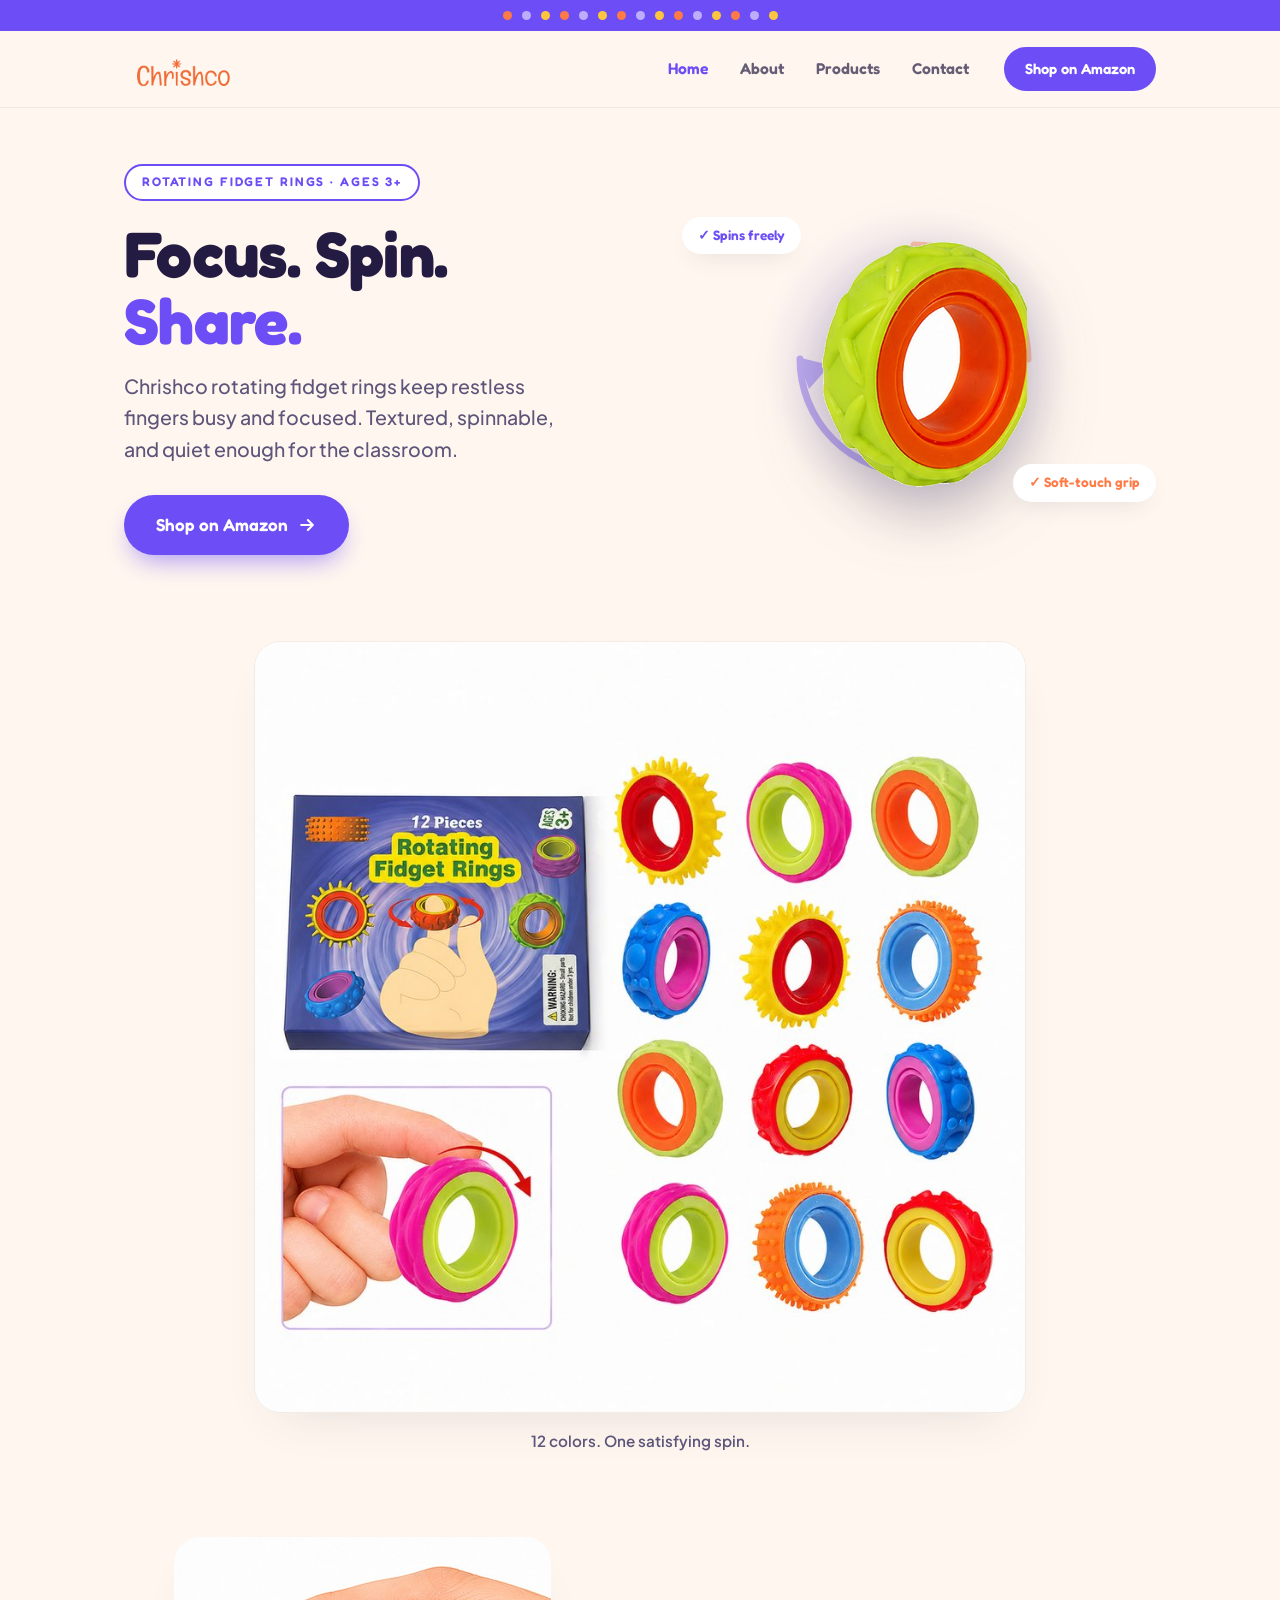
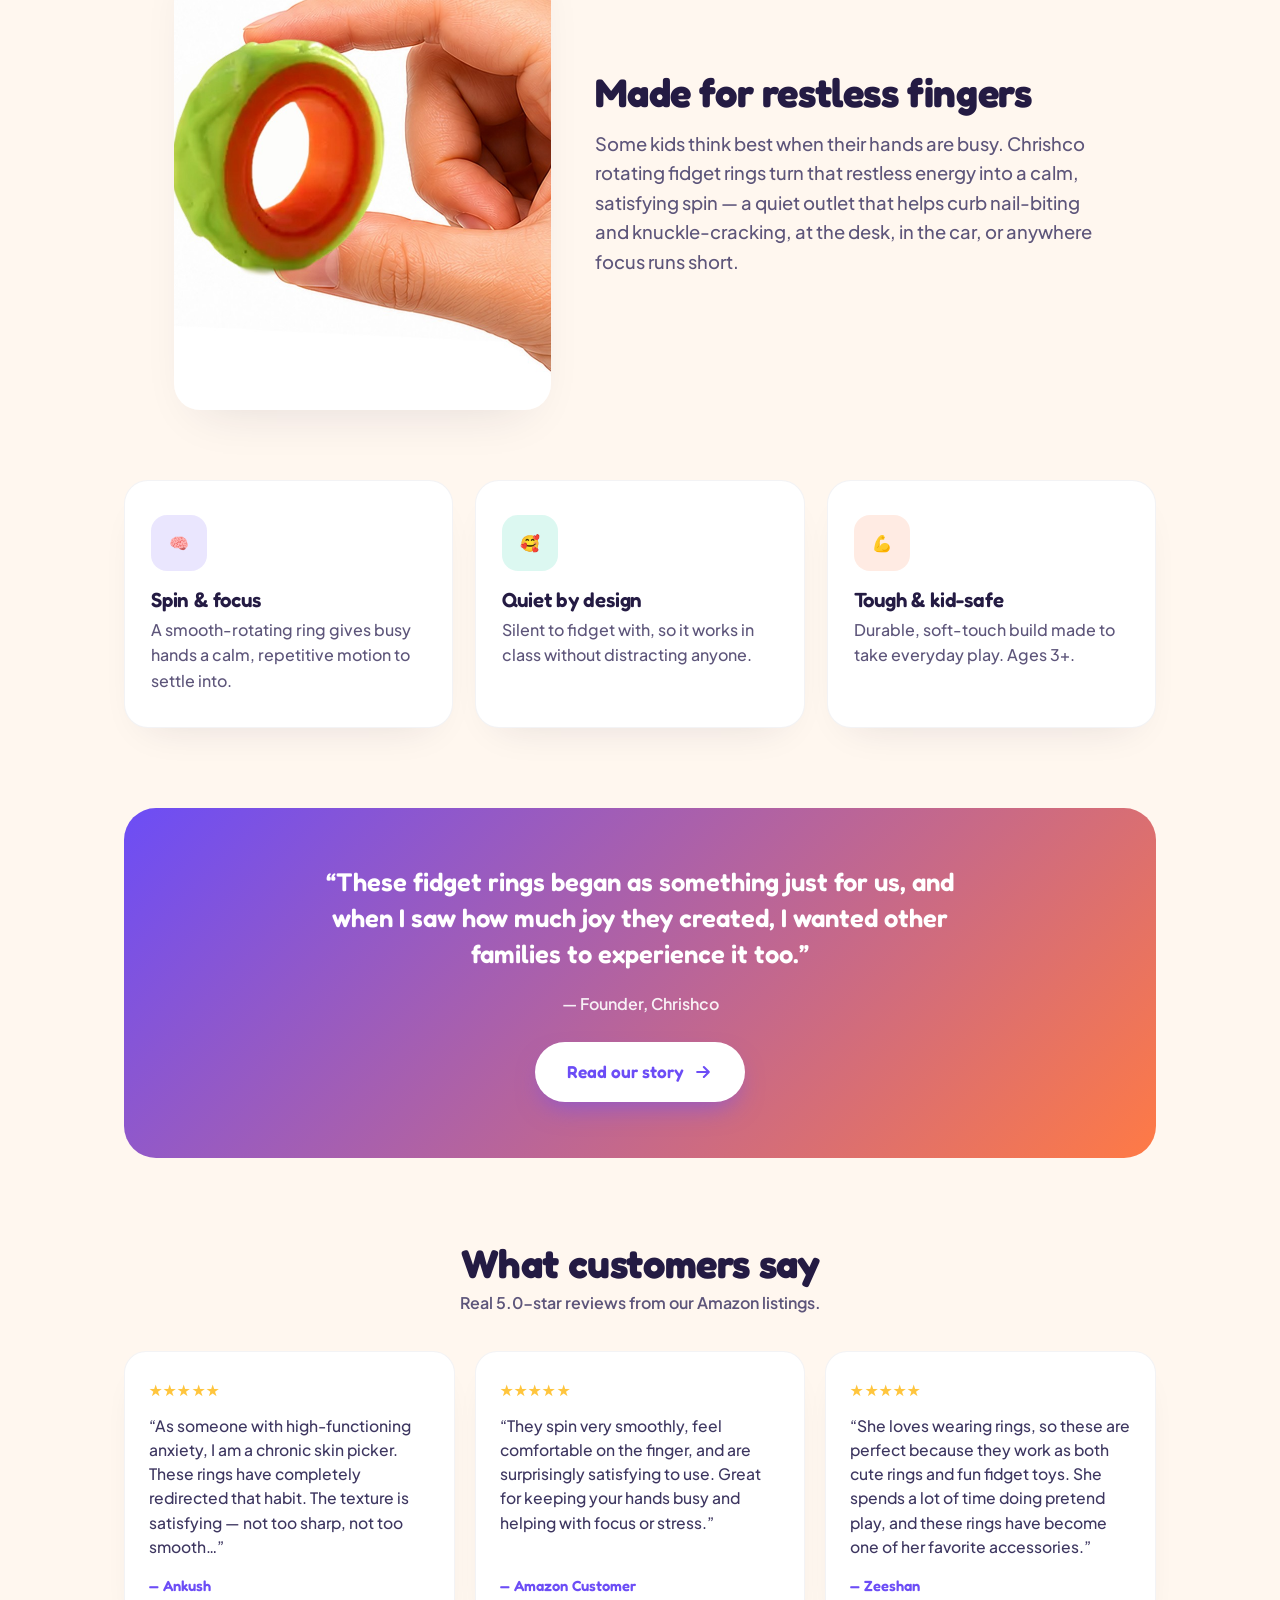
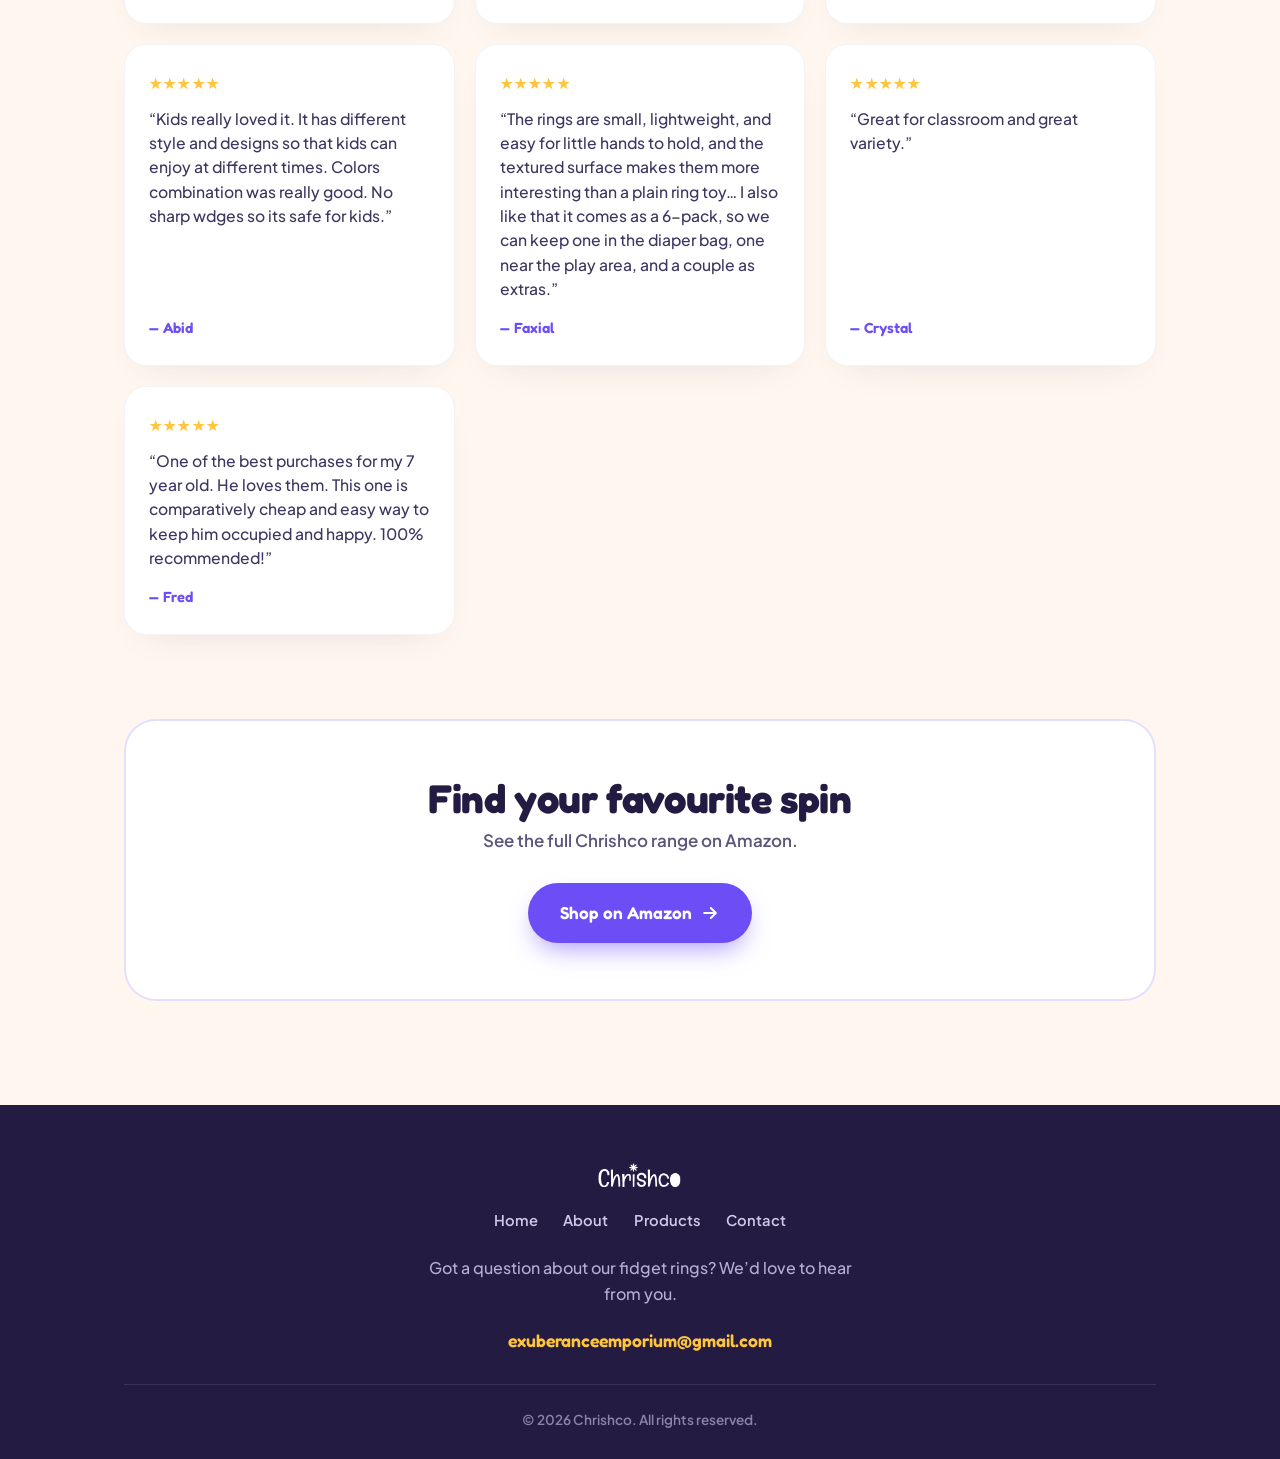
<file: index.html>
<!DOCTYPE html>
<html lang="en">
<head>
<meta charset="UTF-8">
<meta name="viewport" content="width=device-width, initial-scale=1.0">
<title>Chrishco — Focus. Spin. Share.</title>
<meta name="description" content="Chrishco rotating fidget rings — textured, spinnable sensory rings that help kids focus. Ages 3+. Shop on Amazon.">
<link rel="preconnect" href="https://fonts.googleapis.com">
<link rel="preconnect" href="https://fonts.gstatic.com" crossorigin>
<link href="https://fonts.googleapis.com/css2?family=Fredoka:wght@500;600;700&family=Plus+Jakarta+Sans:wght@400;500;600;700;800&display=swap" rel="stylesheet">
<link rel="stylesheet" href="styles.css">
<style>
  .hero{position:relative;padding:56px 0 76px;overflow:hidden}
  .hero .wrap{display:grid;grid-template-columns:1.02fr .98fr;gap:44px;align-items:center}
  h1{font-size:clamp(2.5rem,6vw,4rem);font-weight:700;margin-bottom:1.05rem}
  h1 em{font-style:normal;color:var(--grape)}
  .hero p.sub{font-size:clamp(1.05rem,2.4vw,1.22rem);max-width:460px;margin-bottom:1.9rem;color:var(--muted);font-weight:500}
  .trust{margin-top:1.1rem;font-size:.9rem;color:var(--muted);font-weight:600;display:flex;align-items:center;gap:.5rem}
  .trust .s{color:var(--sun);letter-spacing:.08em}
  .heroimg{position:relative;display:flex;justify-content:center;align-items:center;min-height:340px}
  .heroimg .glow{position:absolute;width:340px;height:340px;border-radius:50%;background:radial-gradient(circle,rgba(108,77,246,.2),transparent 64%)}
  .heroimg .arrow{position:absolute;width:300px;height:300px;animation:spin 34s linear infinite reverse;opacity:.4}
  .heroimg .ringimg{width:280px;height:280px;object-fit:contain;position:relative;z-index:2;animation:spin 2.1s linear infinite;filter:drop-shadow(0 24px 32px rgba(36,27,67,.32))}
  @keyframes spin{to{transform:rotate(360deg)}}
  .pill{position:absolute;z-index:3;background:#fff;border-radius:100px;padding:.5rem 1rem;font-family:'Fredoka',sans-serif;font-weight:600;font-size:.85rem;box-shadow:0 10px 24px -10px var(--shadow);display:flex;align-items:center;gap:.4rem}
  .pill.p1{top:8%;left:2%;color:var(--grape)} .pill.p2{bottom:8%;right:0;color:var(--tang)}
  @media(prefers-reduced-motion:reduce){.ringimg,.arrow{animation:none!important}}

  .showcase{padding:10px 0 20px;text-align:center}
  .showcase .wrap{max-width:820px}
  .showcase img{width:100%;border-radius:26px;box-shadow:0 22px 50px -26px var(--shadow);border:1px solid rgba(36,27,67,.05)}
  .showcase .cap{margin-top:1rem;color:var(--muted);font-weight:600;font-size:.95rem}

  .about{padding:64px 0 56px}
  .about .wrap{max-width:980px;display:grid;grid-template-columns:.85fr 1.15fr;gap:44px;align-items:center;text-align:left}
  .about img{border-radius:26px;box-shadow:0 22px 50px -26px var(--shadow)}
  .about p{font-size:1.15rem;color:var(--muted);font-weight:500}
  .about h2{text-align:left}

  .features{padding:14px 0 80px}
  .grid3{display:grid;grid-template-columns:repeat(3,1fr);gap:22px}
  .card{background:#fff;border-radius:24px;padding:34px 26px;box-shadow:0 18px 40px -24px var(--shadow);border:1px solid rgba(36,27,67,.05);transition:transform .2s}
  .card:hover{transform:translateY(-6px)}
  .icn{width:56px;height:56px;border-radius:16px;display:flex;align-items:center;justify-content:center;margin-bottom:1.1rem}
  .card:nth-child(1) .icn{background:rgba(108,77,246,.14)} .card:nth-child(2) .icn{background:rgba(37,208,168,.16)} .card:nth-child(3) .icn{background:rgba(255,122,69,.15)}
  .card h3{font-size:1.28rem;font-weight:600;margin-bottom:.4rem} .card p{color:var(--muted);font-weight:500;font-size:1rem}

  .quote-band{padding:0 0 84px}
  .quote-band .panel{background:linear-gradient(135deg,var(--grape),var(--tang));border-radius:32px;padding:56px 40px;color:#fff;text-align:center}
  .quote-band blockquote{font-family:'Fredoka',sans-serif;font-size:clamp(1.2rem,2.6vw,1.6rem);font-weight:600;max-width:680px;margin:0 auto 1.2rem;line-height:1.4}
  .quote-band cite{font-style:normal;font-weight:600;opacity:.9;display:block;margin-bottom:1.6rem}

  .reviews{padding:0 0 84px}
  .reviews h2{text-align:center;margin-bottom:.4rem}
  .reviews .sub{text-align:center;color:var(--muted);font-weight:600;margin-bottom:2.2rem}
  .rgrid{display:grid;grid-template-columns:repeat(3,1fr);gap:20px}
  .rcard{background:#fff;border-radius:22px;padding:26px 24px;box-shadow:0 16px 36px -22px var(--shadow);border:1px solid rgba(36,27,67,.05);display:flex;flex-direction:column}
  .rcard .stars{color:var(--sun);font-size:.95rem;letter-spacing:.08em;margin-bottom:.7rem}
  .rcard p{color:#3d3660;font-weight:500;font-size:.98rem;line-height:1.55;margin-bottom:.9rem;flex:1}
  .rcard cite{font-style:normal;font-family:'Fredoka',sans-serif;font-weight:600;color:var(--grape);font-size:.92rem}
  @media(max-width:820px){.rgrid{grid-template-columns:1fr}}

  .final{padding:0 0 84px}
  .final .panel{background:#fff;border:2px solid rgba(108,77,246,.18);border-radius:32px;padding:56px 32px;text-align:center}
  .final h2{margin-bottom:.5rem} .final p{font-weight:600;font-size:1.06rem;margin-bottom:1.8rem;color:var(--muted)}

  @media(max-width:820px){
    .hero .wrap{grid-template-columns:1fr;text-align:center}
    .hero p.sub{margin-left:auto;margin-right:auto} .trust{justify-content:center}
    .heroimg{order:-1;margin-bottom:.5rem}
    .about .wrap{grid-template-columns:1fr;text-align:center}
    .about h2{text-align:center}
    .grid3{grid-template-columns:1fr}
    .quote-band .panel,.final .panel{padding:44px 24px}
  }
</style>
</head>
<body>
<div class="bumps" aria-hidden="true"><i></i><i></i><i></i><i></i><i></i><i></i><i></i><i></i><i></i><i></i><i></i><i></i><i></i><i></i><i></i></div>
<nav><div class="wrap">
  <a href="index.html" class="logo-link"><img src="assets/logo.png" alt="Chrishco"></a>
  <div class="navwrap-inner">
    <div class="navlinks">
      <a href="index.html" class="active">Home</a>
      <a href="about.html">About</a>
      <a href="products.html">Products</a>
      <a href="contact.html">Contact</a>
    </div>
    <a href="https://www.amazon.ca/stores/LetsBeCreative/page/A0731310-EAF2-44C6-AA4D-D4A0A87AFE63" class="nav-cta" target="_blank" rel="noopener">Shop on Amazon</a>
  </div>
  <button class="navtoggle" id="navToggle" aria-label="Open menu"><svg viewBox="0 0 24 24" fill="none" stroke="currentColor" stroke-width="2.2" stroke-linecap="round"><path d="M4 7h16M4 12h16M4 17h16"/></svg></button>
</div></nav>
<div class="mobilemenu" id="mobileMenu">
  <a href="index.html" class="active">Home</a>
  <a href="about.html">About</a>
  <a href="products.html">Products</a>
  <a href="contact.html">Contact</a>
  <a href="https://www.amazon.ca/stores/LetsBeCreative/page/A0731310-EAF2-44C6-AA4D-D4A0A87AFE63" class="btn nav-cta" target="_blank" rel="noopener">Shop on Amazon</a>
</div>


<header class="hero"><div class="wrap">
  <div class="copy">
    <span class="eyebrow">Rotating Fidget Rings &middot; Ages 3+</span>
    <h1>Focus. Spin.<br><em>Share.</em></h1>
    <p class="sub">Chrishco rotating fidget rings keep restless fingers busy and focused. Textured, spinnable, and quiet enough for the classroom.</p>
    <a href="https://www.amazon.ca/stores/LetsBeCreative/page/A0731310-EAF2-44C6-AA4D-D4A0A87AFE63" class="btn" target="_blank" rel="noopener">Shop on Amazon
      <svg viewBox="0 0 24 24" fill="none" stroke="currentColor" stroke-width="2.5" stroke-linecap="round" stroke-linejoin="round"><path d="M5 12h14M13 6l6 6-6 6"/></svg></a>
  </div>
  <div class="heroimg">
    <div class="glow" aria-hidden="true"></div>
    <svg class="arrow" viewBox="0 0 300 300" aria-hidden="true" fill="none"><path d="M150 36 A114 114 0 0 1 264 150" stroke="#ff7a45" stroke-width="7" stroke-linecap="round"/><path d="M255 120 l12 32 l-33 -8 z" fill="#ff7a45"/><path d="M150 264 A114 114 0 0 1 36 150" stroke="#6c4df6" stroke-width="7" stroke-linecap="round"/><path d="M45 180 l-12 -32 l33 8 z" fill="#6c4df6"/></svg>
    <img class="ringimg" src="assets/hero_ring_spin.png" alt="Chrishco rotating fidget ring, spinning">
    <span class="pill p1">&#10003; Spins freely</span>
    <span class="pill p2">&#10003; Soft-touch grip</span>
  </div>
</div></header>

<section class="showcase"><div class="wrap">
  <img src="assets/product_grid.jpg" alt="The full range of Chrishco rotating fidget rings in twelve colors">
  <p class="cap">12 colors. One satisfying spin.</p>
</div></section>

<section class="about"><div class="wrap">
  <img src="assets/hand_ring.jpg" alt="A child holding a Chrishco rotating fidget ring between two fingers">
  <div>
    <h2>Made for restless fingers</h2>
    <p>Some kids think best when their hands are busy. Chrishco rotating fidget rings turn that restless energy into a calm, satisfying spin &mdash; a quiet outlet that helps curb nail-biting and knuckle-cracking, at the desk, in the car, or anywhere focus runs short.</p>
  </div>
</div></section>

<section class="features"><div class="wrap"><div class="grid3">
  <div class="card"><div class="icn">&#129504;</div><h3>Spin &amp; focus</h3><p>A smooth-rotating ring gives busy hands a calm, repetitive motion to settle into.</p></div>
  <div class="card"><div class="icn">&#129392;</div><h3>Quiet by design</h3><p>Silent to fidget with, so it works in class without distracting anyone.</p></div>
  <div class="card"><div class="icn">&#128170;</div><h3>Tough &amp; kid-safe</h3><p>Durable, soft-touch build made to take everyday play. Ages 3+.</p></div>
</div></div></section>

<section class="quote-band"><div class="wrap"><div class="panel">
  <blockquote>&ldquo;These fidget rings began as something just for us, and when I saw how much joy they created, I wanted other families to experience it too.&rdquo;</blockquote>
  <cite>&mdash; Founder, Chrishco</cite>
  <a href="about.html" class="btn light">Read our story
    <svg viewBox="0 0 24 24" fill="none" stroke="currentColor" stroke-width="2.5" stroke-linecap="round" stroke-linejoin="round"><path d="M5 12h14M13 6l6 6-6 6"/></svg></a>
</div></div></section>

<section class="reviews"><div class="wrap">
  <h2>What customers say</h2>
  <p class="sub">Real 5.0-star reviews from our Amazon listings.</p>
  <div class="rgrid">
    <div class="rcard">
      <div class="stars">&#9733;&#9733;&#9733;&#9733;&#9733;</div>
      <p>&ldquo;As someone with high-functioning anxiety, I am a chronic skin picker. These rings have completely redirected that habit. The texture is satisfying &mdash; not too sharp, not too smooth&hellip;&rdquo;</p>
      <cite>&mdash; Ankush</cite>
    </div>
    <div class="rcard">
      <div class="stars">&#9733;&#9733;&#9733;&#9733;&#9733;</div>
      <p>&ldquo;They spin very smoothly, feel comfortable on the finger, and are surprisingly satisfying to use. Great for keeping your hands busy and helping with focus or stress.&rdquo;</p>
      <cite>&mdash; Amazon Customer</cite>
    </div>
    <div class="rcard">
      <div class="stars">&#9733;&#9733;&#9733;&#9733;&#9733;</div>
      <p>&ldquo;She loves wearing rings, so these are perfect because they work as both cute rings and fun fidget toys. She spends a lot of time doing pretend play, and these rings have become one of her favorite accessories.&rdquo;</p>
      <cite>&mdash; Zeeshan</cite>
    </div>
    <div class="rcard">
      <div class="stars">&#9733;&#9733;&#9733;&#9733;&#9733;</div>
      <p>&ldquo;Kids really loved it. It has different style and designs so that kids can enjoy at different times. Colors combination was really good. No sharp wdges so its safe for kids.&rdquo;</p>
      <cite>&mdash; Abid</cite>
    </div>
    <div class="rcard">
      <div class="stars">&#9733;&#9733;&#9733;&#9733;&#9733;</div>
      <p>&ldquo;The rings are small, lightweight, and easy for little hands to hold, and the textured surface makes them more interesting than a plain ring toy&hellip; I also like that it comes as a 6-pack, so we can keep one in the diaper bag, one near the play area, and a couple as extras.&rdquo;</p>
      <cite>&mdash; Faxial</cite>
    </div>
    <div class="rcard">
      <div class="stars">&#9733;&#9733;&#9733;&#9733;&#9733;</div>
      <p>&ldquo;Great for classroom and great variety.&rdquo;</p>
      <cite>&mdash; Crystal</cite>
    </div>
    <div class="rcard">
      <div class="stars">&#9733;&#9733;&#9733;&#9733;&#9733;</div>
      <p>&ldquo;One of the best purchases for my 7 year old. He loves them. This one is comparatively cheap and easy way to keep him occupied and happy. 100% recommended!&rdquo;</p>
      <cite>&mdash; Fred</cite>
    </div>
  </div>
</div></section>

<section class="final"><div class="wrap"><div class="panel">
  <h2>Find your favourite spin</h2>
  <p>See the full Chrishco range on Amazon.</p>
  <a href="https://www.amazon.ca/stores/LetsBeCreative/page/A0731310-EAF2-44C6-AA4D-D4A0A87AFE63" class="btn" target="_blank" rel="noopener">Shop on Amazon
    <svg viewBox="0 0 24 24" fill="none" stroke="currentColor" stroke-width="2.5" stroke-linecap="round" stroke-linejoin="round"><path d="M5 12h14M13 6l6 6-6 6"/></svg></a>
</div></div></section>

<footer><div class="wrap">
  <a href="index.html" class="logo-link" style="justify-content:center"><img src="assets/logo.png" alt="Chrishco" style="height:30px"></a>
  <div class="foot-nav">
    <a href="index.html">Home</a><a href="about.html">About</a><a href="products.html">Products</a><a href="contact.html">Contact</a>
  </div>
  <p>Got a question about our fidget rings? We&rsquo;d love to hear from you.</p>
  <a href="mailto:exuberanceemporium@gmail.com" class="mail">exuberanceemporium@gmail.com</a>
  <div class="foot-bottom">&copy; 2026 Chrishco. All rights reserved.</div>
</div></footer>
<script>
document.getElementById('navToggle').addEventListener('click', function(){
  document.getElementById('mobileMenu').classList.toggle('open');
});
</script>
</body></html>
</file>
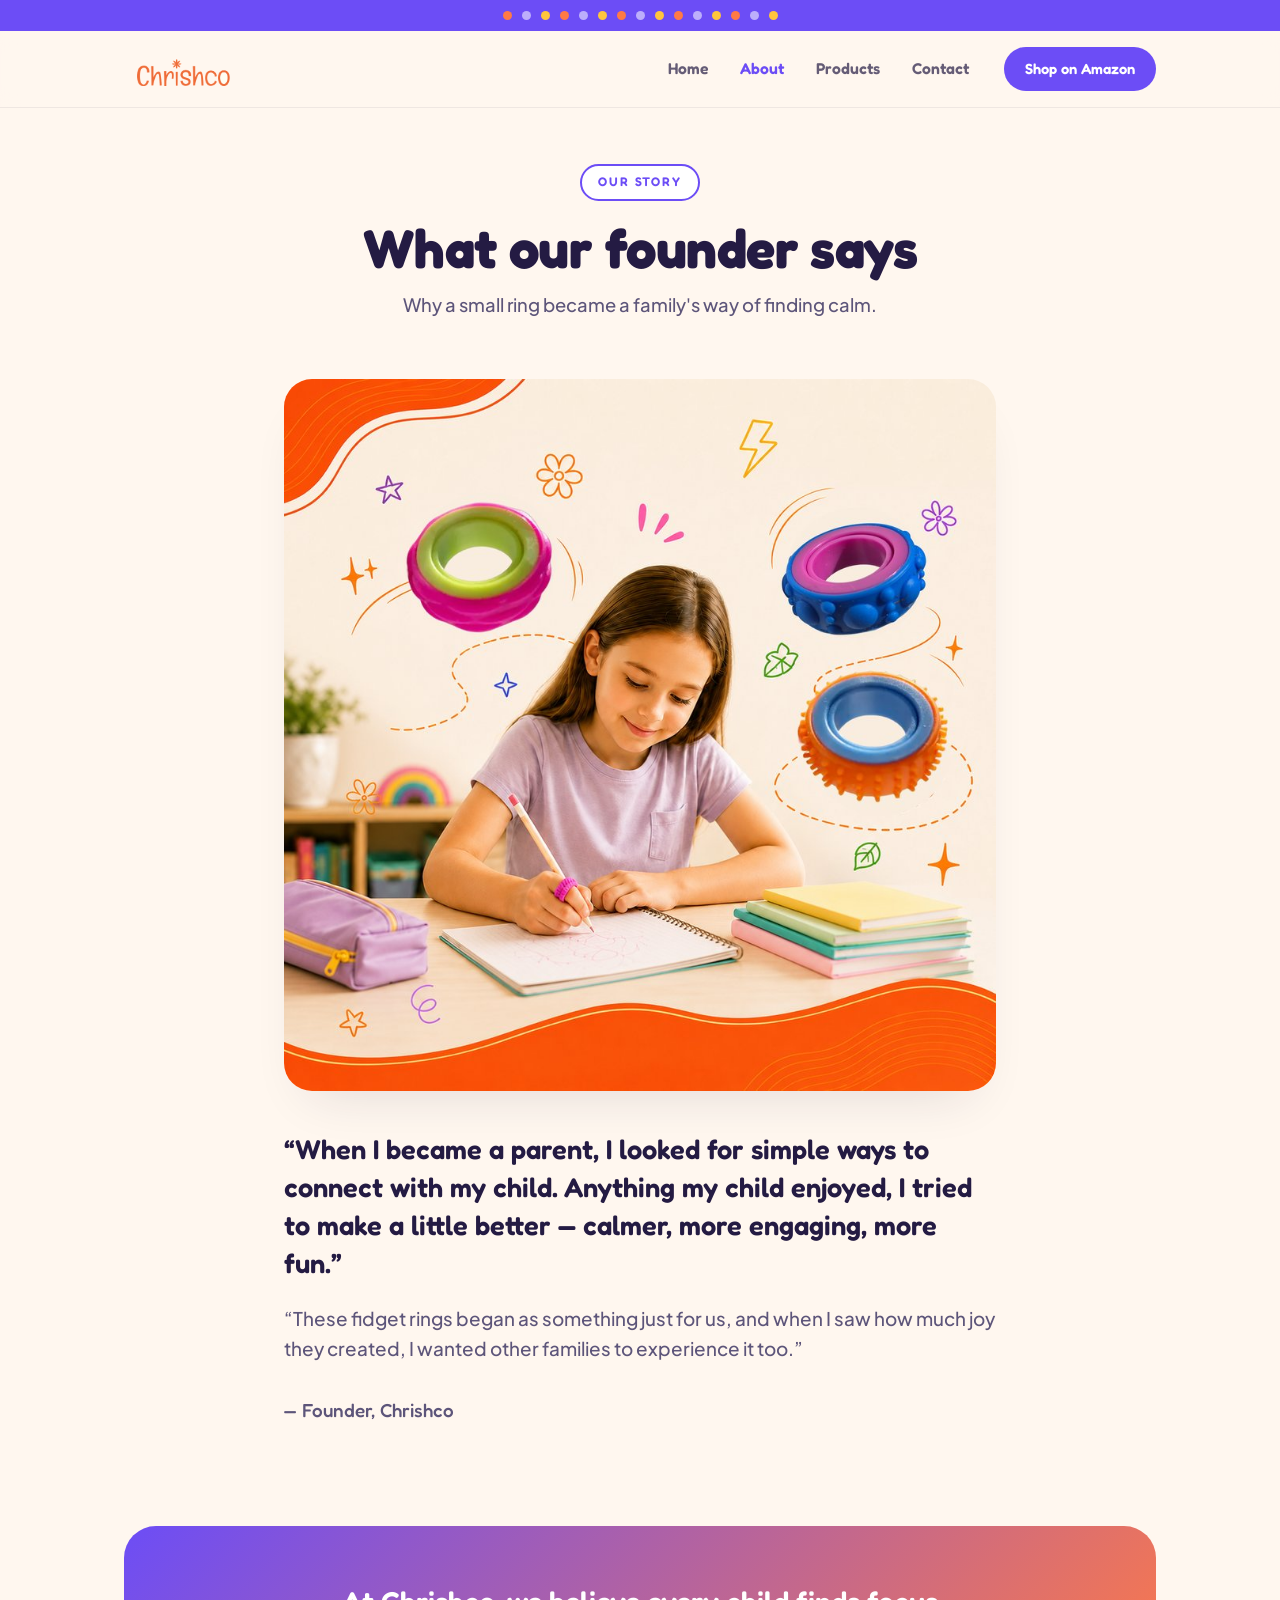
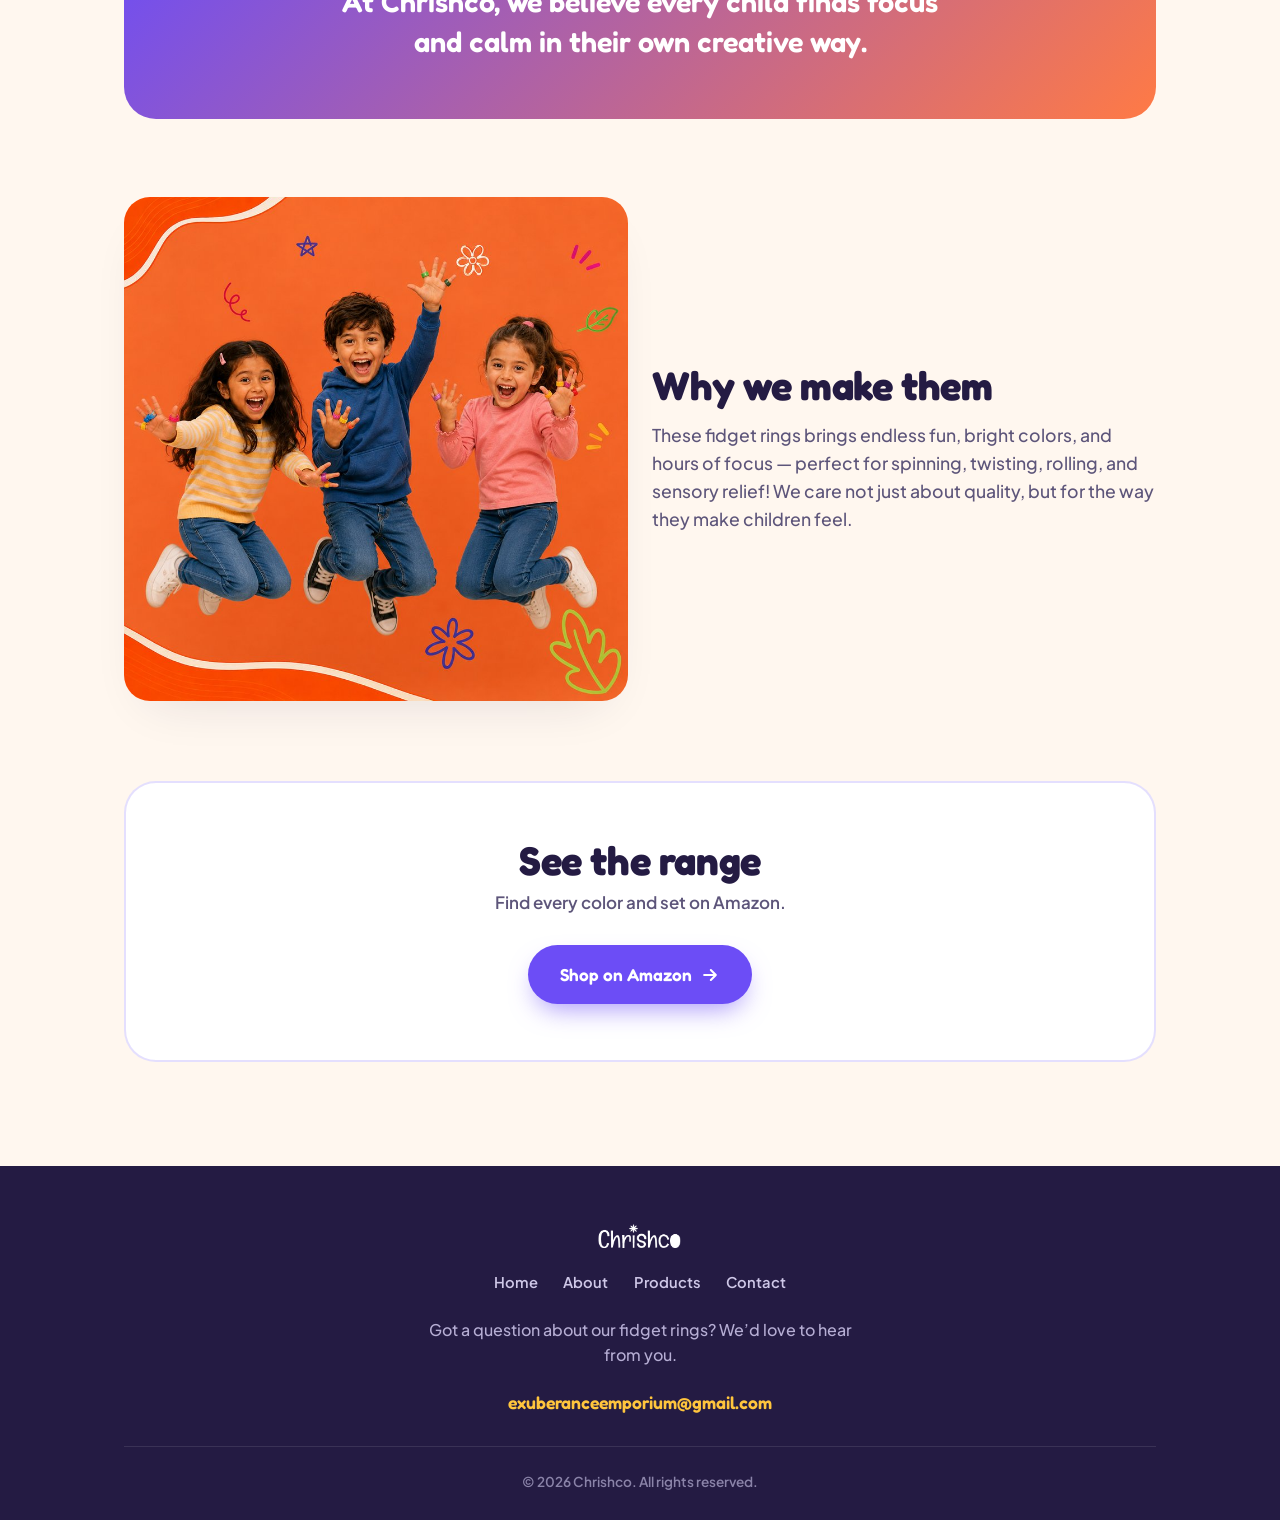
<file: about.html>
<!DOCTYPE html>
<html lang="en">
<head>
<meta charset="UTF-8">
<meta name="viewport" content="width=device-width, initial-scale=1.0">
<title>Our Story — Chrishco</title>
<meta name="description" content="Why Chrishco makes rotating fidget rings for kids — a founder's story about finding focus and calm through play.">
<link rel="preconnect" href="https://fonts.googleapis.com">
<link rel="preconnect" href="https://fonts.gstatic.com" crossorigin>
<link href="https://fonts.googleapis.com/css2?family=Fredoka:wght@500;600;700&family=Plus+Jakarta+Sans:wght@400;500;600;700;800&display=swap" rel="stylesheet">
<link rel="stylesheet" href="styles.css">
<style>
  .story{padding:20px 0 70px}
  .story .wrap{max-width:760px}
  .storyimg{border-radius:28px;overflow:hidden;box-shadow:0 26px 54px -26px var(--shadow);margin-bottom:2.4rem}
  .storyimg img{width:100%}
  .storytext p{font-size:1.18rem;color:var(--muted);font-weight:500;margin-bottom:1.3rem}
  .storytext p.lead{font-family:'Fredoka',sans-serif;font-size:clamp(1.3rem,3vw,1.7rem);color:var(--ink);font-weight:600;line-height:1.4}
  .sig{margin-top:2rem;font-family:'Fredoka',sans-serif;font-weight:600;color:var(--grape)}

  .mission{padding:10px 0 78px}
  .mission .panel{background:linear-gradient(135deg,var(--grape),var(--tang));border-radius:32px;padding:56px 40px;color:#fff;text-align:center}
  .mission p{font-family:'Fredoka',sans-serif;font-size:clamp(1.3rem,3.2vw,1.8rem);font-weight:600;max-width:640px;margin:0 auto;line-height:1.4}

  .split{padding:0 0 80px}
  .split .grid2{display:grid;grid-template-columns:1fr 1fr;gap:24px;align-items:center}
  .split img{border-radius:26px;box-shadow:0 22px 50px -26px var(--shadow)}
  .split .txt h2{margin-bottom:.9rem}
  .split .txt p{color:var(--muted);font-weight:500;font-size:1.1rem}

  .final{padding:0 0 84px}
  .final .panel{background:#fff;border:2px solid rgba(108,77,246,.18);border-radius:32px;padding:56px 32px;text-align:center}
  .final h2{margin-bottom:.5rem} .final p{font-weight:600;font-size:1.06rem;margin-bottom:1.8rem;color:var(--muted)}

  @media(max-width:820px){
    .split .grid2{grid-template-columns:1fr}
    .mission .panel,.final .panel{padding:44px 24px}
  }
</style>
</head>
<body>
<div class="bumps" aria-hidden="true"><i></i><i></i><i></i><i></i><i></i><i></i><i></i><i></i><i></i><i></i><i></i><i></i><i></i><i></i><i></i></div>
<nav><div class="wrap">
  <a href="index.html" class="logo-link"><img src="assets/logo.png" alt="Chrishco"></a>
  <div class="navwrap-inner">
    <div class="navlinks">
      <a href="index.html">Home</a>
      <a href="about.html" class="active">About</a>
      <a href="products.html">Products</a>
      <a href="contact.html">Contact</a>
    </div>
    <a href="https://www.amazon.ca/stores/LetsBeCreative/page/A0731310-EAF2-44C6-AA4D-D4A0A87AFE63" class="nav-cta" target="_blank" rel="noopener">Shop on Amazon</a>
  </div>
  <button class="navtoggle" id="navToggle" aria-label="Open menu"><svg viewBox="0 0 24 24" fill="none" stroke="currentColor" stroke-width="2.2" stroke-linecap="round"><path d="M4 7h16M4 12h16M4 17h16"/></svg></button>
</div></nav>
<div class="mobilemenu" id="mobileMenu">
  <a href="index.html">Home</a>
  <a href="about.html" class="active">About</a>
  <a href="products.html">Products</a>
  <a href="contact.html">Contact</a>
  <a href="https://www.amazon.ca/stores/LetsBeCreative/page/A0731310-EAF2-44C6-AA4D-D4A0A87AFE63" class="btn nav-cta" target="_blank" rel="noopener">Shop on Amazon</a>
</div>


<header class="pagehero"><div class="wrap">
  <span class="eyebrow">Our Story</span>
  <h1>What our founder says</h1>
  <p>Why a small ring became a family's way of finding calm.</p>
</div></header>

<section class="story"><div class="wrap">
  <div class="storyimg"><img src="assets/lifestyle_solo.jpg" alt="A child using a Chrishco fidget ring while journaling"></div>
  <div class="storytext">
    <p class="lead">&ldquo;When I became a parent, I looked for simple ways to connect with my child. Anything my child enjoyed, I tried to make a little better &mdash; calmer, more engaging, more fun.&rdquo;</p>
    <p>&ldquo;These fidget rings began as something just for us, and when I saw how much joy they created, I wanted other families to experience it too.&rdquo;</p>
    <p class="sig">&mdash; Founder, Chrishco</p>
  </div>
</div></section>

<section class="mission"><div class="wrap"><div class="panel">
  <p>At Chrishco, we believe every child finds focus and calm in their own creative way.</p>
</div></div></section>

<section class="split"><div class="wrap"><div class="grid2">
  <img src="assets/lifestyle_group.jpg" alt="Three kids jumping and smiling, holding Chrishco fidget rings">
  <div class="txt">
    <h2>Why we make them</h2>
    <p>These fidget rings brings endless fun, bright colors, and hours of focus &mdash; perfect for spinning, twisting, rolling, and sensory relief! We care not just about quality, but for the way they make children feel.</p>
  </div>
</div></div></section>

<section class="final"><div class="wrap"><div class="panel">
  <h2>See the range</h2>
  <p>Find every color and set on Amazon.</p>
  <a href="https://www.amazon.ca/stores/LetsBeCreative/page/A0731310-EAF2-44C6-AA4D-D4A0A87AFE63" class="btn" target="_blank" rel="noopener">Shop on Amazon
    <svg viewBox="0 0 24 24" fill="none" stroke="currentColor" stroke-width="2.5" stroke-linecap="round" stroke-linejoin="round"><path d="M5 12h14M13 6l6 6-6 6"/></svg></a>
</div></div></section>

<footer><div class="wrap">
  <a href="index.html" class="logo-link" style="justify-content:center"><img src="assets/logo.png" alt="Chrishco" style="height:30px"></a>
  <div class="foot-nav">
    <a href="index.html">Home</a><a href="about.html">About</a><a href="products.html">Products</a><a href="contact.html">Contact</a>
  </div>
  <p>Got a question about our fidget rings? We&rsquo;d love to hear from you.</p>
  <a href="mailto:exuberanceemporium@gmail.com" class="mail">exuberanceemporium@gmail.com</a>
  <div class="foot-bottom">&copy; 2026 Chrishco. All rights reserved.</div>
</div></footer>
<script>
document.getElementById('navToggle').addEventListener('click', function(){
  document.getElementById('mobileMenu').classList.toggle('open');
});
</script>
</body></html>
</file>
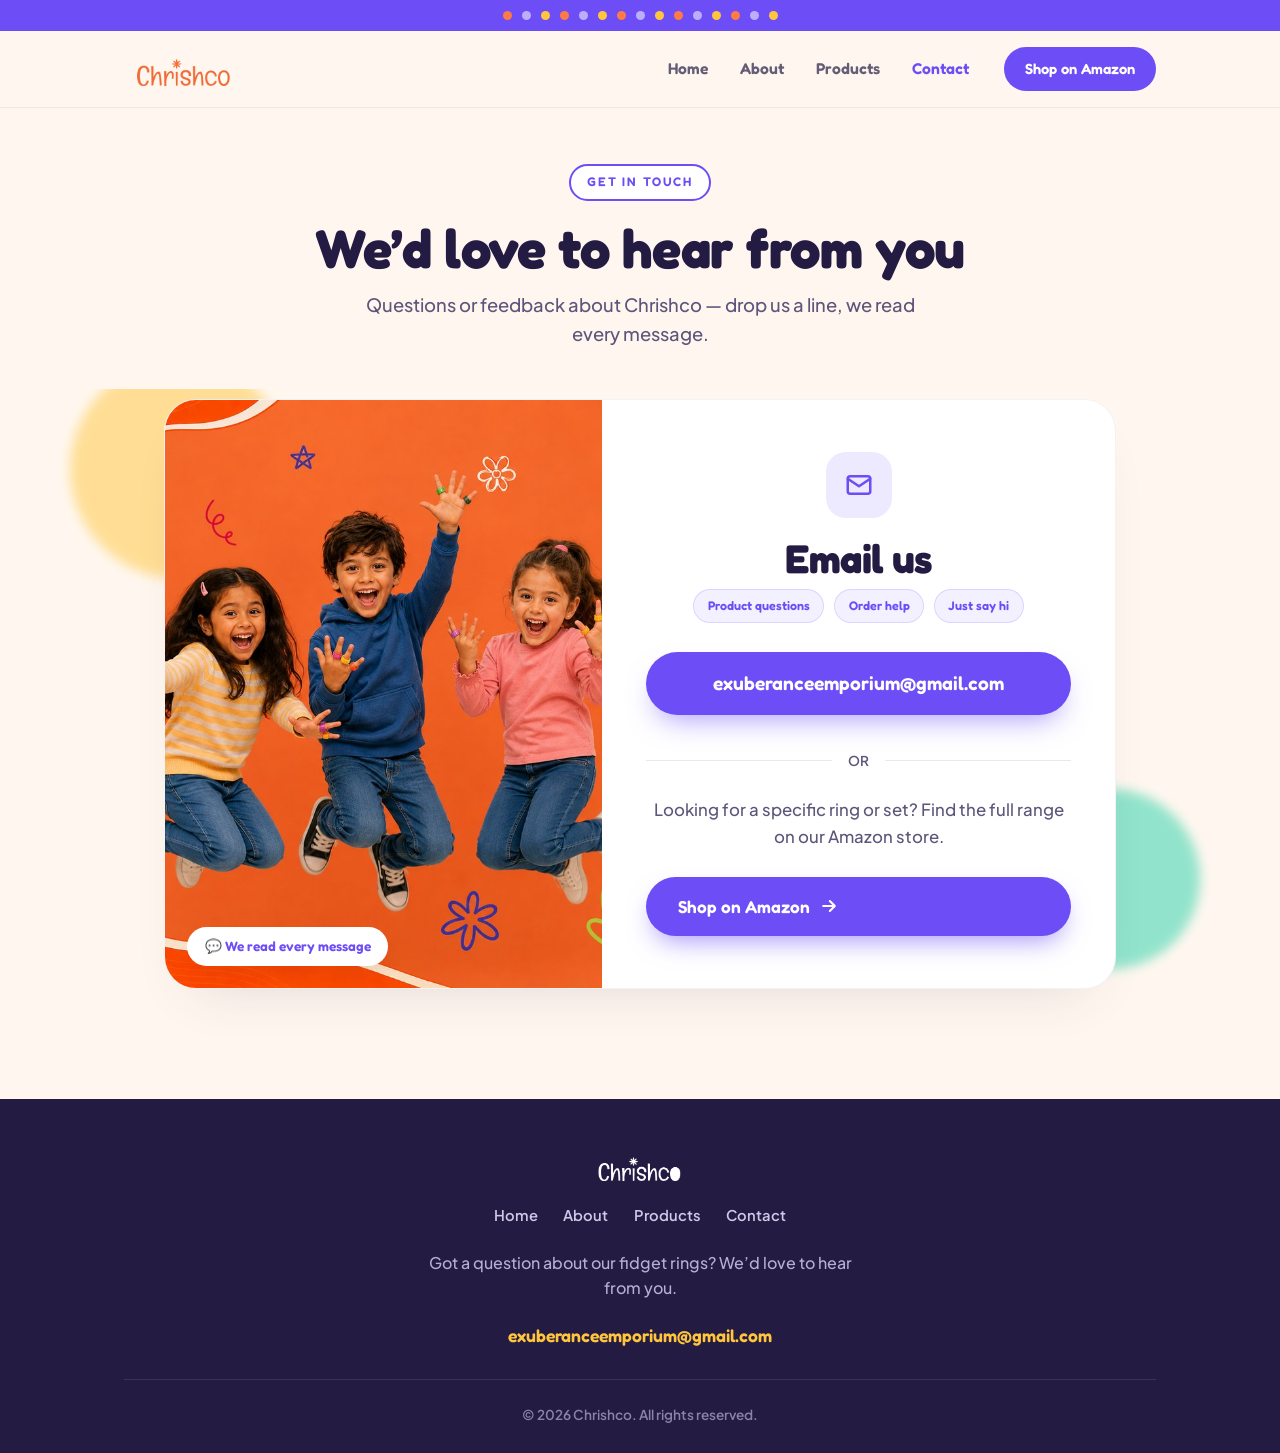
<file: contact.html>
<!DOCTYPE html>
<html lang="en">
<head>
<meta charset="UTF-8">
<meta name="viewport" content="width=device-width, initial-scale=1.0">
<title>Contact — Chrishco</title>
<meta name="description" content="Get in touch with Chrishco — questions about our rotating fidget rings, or just want to say hi.">
<link rel="preconnect" href="https://fonts.googleapis.com">
<link rel="preconnect" href="https://fonts.gstatic.com" crossorigin>
<link href="https://fonts.googleapis.com/css2?family=Fredoka:wght@500;600;700&family=Plus+Jakarta+Sans:wght@400;500;600;700;800&display=swap" rel="stylesheet">
<link rel="stylesheet" href="styles.css">
<style>
  .contactwrap{padding:10px 0 90px;position:relative;overflow:hidden}
  .contactwrap .blob{position:absolute;border-radius:50%;filter:blur(6px);opacity:.5;z-index:0}
  .b1{width:220px;height:220px;background:var(--sun);top:-40px;left:-70px}
  .b2{width:180px;height:180px;background:var(--mint);bottom:20px;right:-60px}
  .contactwrap .wrap{max-width:1000px;position:relative;z-index:1}
  .csplit{display:grid;grid-template-columns:.92fr 1.08fr;gap:0;background:#fff;border-radius:32px;overflow:hidden;box-shadow:0 26px 56px -28px var(--shadow);border:1px solid rgba(36,27,67,.05);position:relative;z-index:2}
  .cphoto{position:relative;min-height:100%}
  .cphoto img{width:100%;height:100%;object-fit:cover;display:block}
  .cphoto .tag{position:absolute;bottom:22px;left:22px;background:#fff;border-radius:100px;padding:.55rem 1.1rem;font-family:'Fredoka',sans-serif;font-weight:600;font-size:.85rem;color:var(--grape);box-shadow:0 10px 24px -10px var(--shadow)}
  .ccard{padding:52px 44px;text-align:center;display:flex;flex-direction:column;justify-content:center}
  .ccard .icn{width:66px;height:66px;border-radius:20px;background:rgba(108,77,246,.12);display:flex;align-items:center;justify-content:center;margin:0 auto 1.2rem}
  .ccard .icn svg{width:30px;height:30px;color:var(--grape)}
  .ccard h2{margin-bottom:.6rem}
  .ccard p{color:var(--muted);font-weight:500;font-size:1.05rem;margin-bottom:1.6rem}
  .bigmail{display:inline-block;font-family:'Fredoka',sans-serif;font-weight:600;font-size:1.2rem;color:#fff;background:var(--grape);text-decoration:none;padding:1rem 1.4rem;border-radius:100px;margin-bottom:1.8rem;transition:transform .15s,background .15s;max-width:100%;word-break:break-word;box-shadow:0 14px 28px -10px rgba(108,77,246,.55)}
  @media(max-width:480px){.bigmail{font-size:.8rem;padding:.85rem .9rem;letter-spacing:-.01em}}
  .bigmail:hover{background:var(--grape-dk);transform:translateY(-2px)}
  .divider{display:flex;align-items:center;gap:1rem;color:var(--muted);font-weight:600;font-size:.85rem;margin:.4rem 0 1.6rem}
  .divider::before,.divider::after{content:"";flex:1;height:1px;background:rgba(36,27,67,.1)}
  .reasons{display:flex;gap:.6rem;justify-content:center;flex-wrap:wrap;margin-bottom:1.8rem}
  .reasons span{font-family:'Fredoka',sans-serif;font-weight:600;font-size:.78rem;color:var(--grape);background:rgba(108,77,246,.08);border:1px solid rgba(108,77,246,.18);padding:.4rem .85rem;border-radius:100px}

  @media(max-width:820px){.csplit{grid-template-columns:1fr}.cphoto{min-height:220px}}
  @media(max-width:600px){.ccard{padding:40px 26px}}
</style>
</head>
<body>
<div class="bumps" aria-hidden="true"><i></i><i></i><i></i><i></i><i></i><i></i><i></i><i></i><i></i><i></i><i></i><i></i><i></i><i></i><i></i></div>
<nav><div class="wrap">
  <a href="index.html" class="logo-link"><img src="assets/logo.png" alt="Chrishco"></a>
  <div class="navwrap-inner">
    <div class="navlinks">
      <a href="index.html">Home</a>
      <a href="about.html">About</a>
      <a href="products.html">Products</a>
      <a href="contact.html" class="active">Contact</a>
    </div>
    <a href="https://www.amazon.ca/stores/LetsBeCreative/page/A0731310-EAF2-44C6-AA4D-D4A0A87AFE63" class="nav-cta" target="_blank" rel="noopener">Shop on Amazon</a>
  </div>
  <button class="navtoggle" id="navToggle" aria-label="Open menu"><svg viewBox="0 0 24 24" fill="none" stroke="currentColor" stroke-width="2.2" stroke-linecap="round"><path d="M4 7h16M4 12h16M4 17h16"/></svg></button>
</div></nav>
<div class="mobilemenu" id="mobileMenu">
  <a href="index.html">Home</a>
  <a href="about.html">About</a>
  <a href="products.html">Products</a>
  <a href="contact.html" class="active">Contact</a>
  <a href="https://www.amazon.ca/stores/LetsBeCreative/page/A0731310-EAF2-44C6-AA4D-D4A0A87AFE63" class="btn nav-cta" target="_blank" rel="noopener">Shop on Amazon</a>
</div>


<header class="pagehero"><div class="wrap">
  <span class="eyebrow">Get In Touch</span>
  <h1>We&rsquo;d love to hear from you</h1>
  <p>Questions or feedback about Chrishco &mdash; drop us a line, we read every message.</p>
</div></header>

<section class="contactwrap"><div class="wrap">
  <div class="blob b1" aria-hidden="true"></div>
  <div class="blob b2" aria-hidden="true"></div>
  <div class="csplit">
    <div class="cphoto">
      <img src="assets/lifestyle_group.jpg" alt="Kids jumping and smiling, holding Chrishco fidget rings">
      <span class="tag">&#128172; We read every message</span>
    </div>
    <div class="ccard">
      <div class="icn"><svg viewBox="0 0 24 24" fill="none" stroke="currentColor" stroke-width="2" stroke-linecap="round" stroke-linejoin="round"><path d="M4 4h16v16H4z" opacity="0"/><path d="M3 7l9 6 9-6"/><rect x="3" y="5" width="18" height="14" rx="2"/></svg></div>
      <h2>Email us</h2>
      <div class="reasons"><span>Product questions</span><span>Order help</span><span>Just say hi</span></div>
      <a href="mailto:exuberanceemporium@gmail.com" class="bigmail">exuberanceemporium@gmail.com</a>
      <div class="divider">OR</div>
      <p>Looking for a specific ring or set? Find the full range on our Amazon store.</p>
      <a href="https://www.amazon.ca/stores/LetsBeCreative/page/A0731310-EAF2-44C6-AA4D-D4A0A87AFE63" class="btn" target="_blank" rel="noopener">Shop on Amazon
        <svg viewBox="0 0 24 24" fill="none" stroke="currentColor" stroke-width="2.5" stroke-linecap="round" stroke-linejoin="round"><path d="M5 12h14M13 6l6 6-6 6"/></svg></a>
    </div>
  </div>
</div></section>

<footer><div class="wrap">
  <a href="index.html" class="logo-link" style="justify-content:center"><img src="assets/logo.png" alt="Chrishco" style="height:30px"></a>
  <div class="foot-nav">
    <a href="index.html">Home</a><a href="about.html">About</a><a href="products.html">Products</a><a href="contact.html">Contact</a>
  </div>
  <p>Got a question about our fidget rings? We&rsquo;d love to hear from you.</p>
  <a href="mailto:exuberanceemporium@gmail.com" class="mail">exuberanceemporium@gmail.com</a>
  <div class="foot-bottom">&copy; 2026 Chrishco. All rights reserved.</div>
</div></footer>
<script>
document.getElementById('navToggle').addEventListener('click', function(){
  document.getElementById('mobileMenu').classList.toggle('open');
});
</script>
</body></html>
</file>
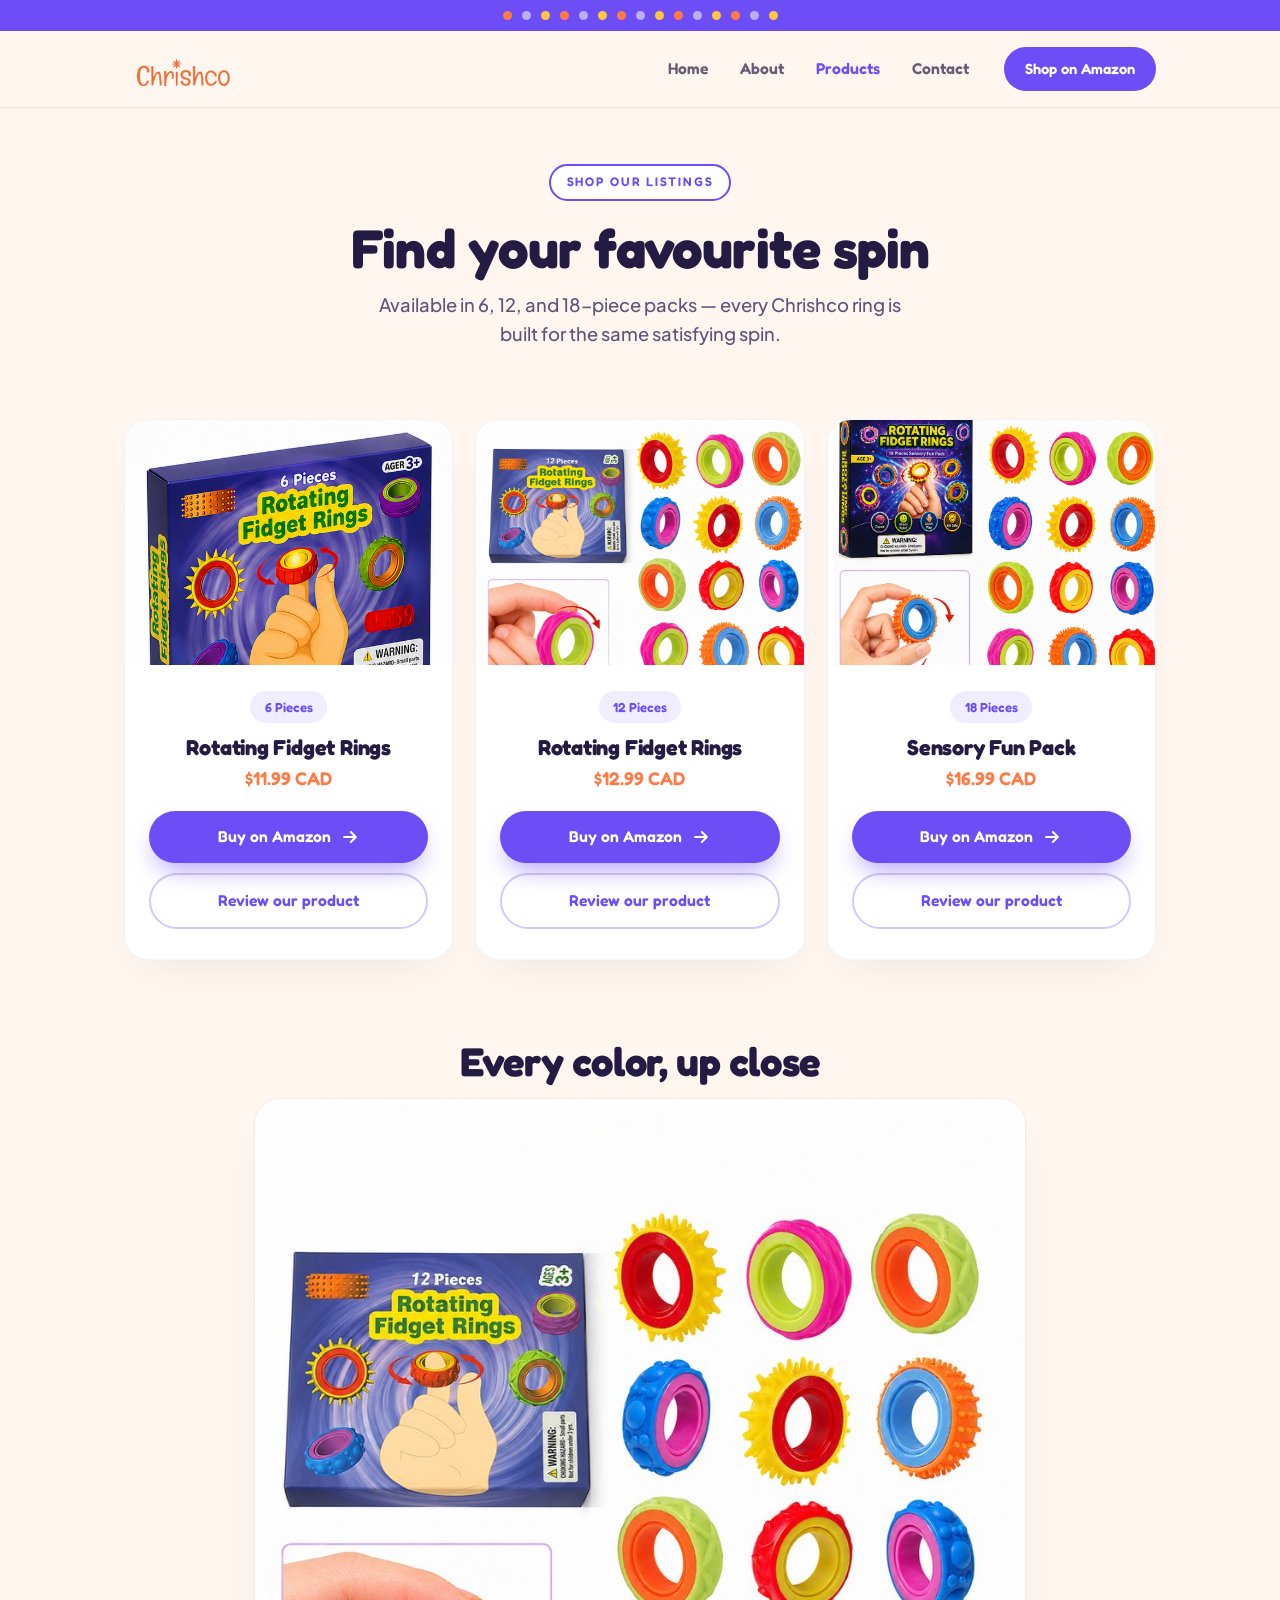
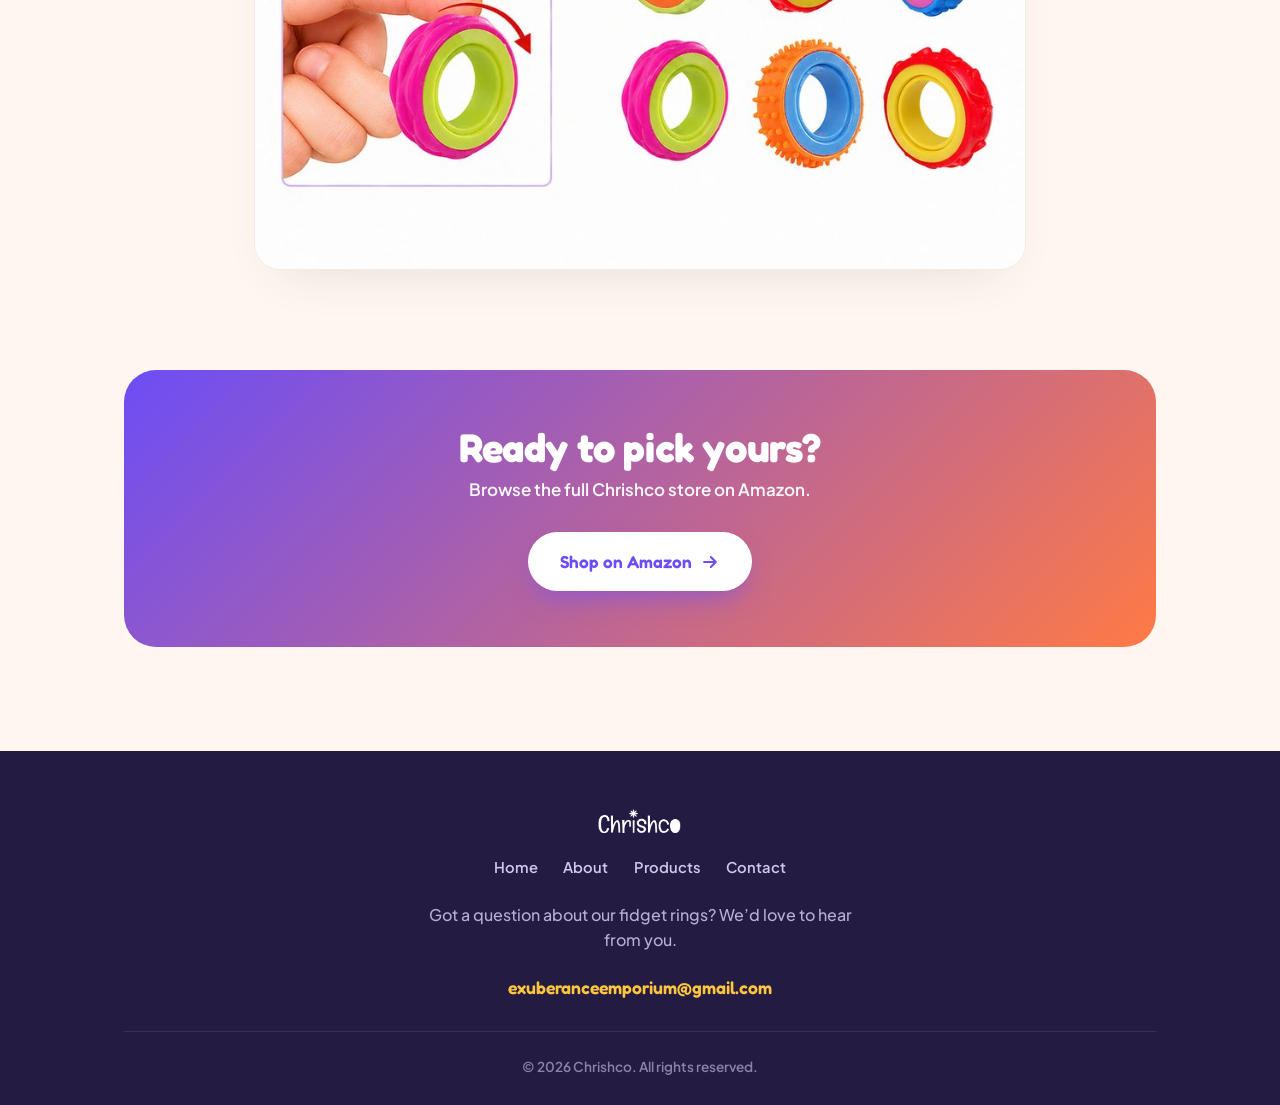
<file: products.html>
<!DOCTYPE html>
<html lang="en">
<head>
<meta charset="UTF-8">
<meta name="viewport" content="width=device-width, initial-scale=1.0">
<title>Products — Chrishco Rotating Fidget Rings</title>
<meta name="description" content="Browse the full range of Chrishco rotating fidget rings — sets of 6 and 12, in every color. Shop on Amazon.">
<link rel="preconnect" href="https://fonts.googleapis.com">
<link rel="preconnect" href="https://fonts.gstatic.com" crossorigin>
<link href="https://fonts.googleapis.com/css2?family=Fredoka:wght@500;600;700&family=Plus+Jakarta+Sans:wght@400;500;600;700;800&display=swap" rel="stylesheet">
<link rel="stylesheet" href="styles.css">
<style>
  .gallery{padding:10px 0 20px}
  .pgrid{display:grid;grid-template-columns:repeat(4,1fr);gap:20px}
  .pcard{background:#fff;border-radius:22px;overflow:hidden;box-shadow:0 18px 40px -24px var(--shadow);border:1px solid rgba(36,27,67,.05);transition:transform .2s}
  .pcard:hover{transform:translateY(-6px)}
  .pcard img{width:100%;aspect-ratio:1/1;object-fit:cover}
  .pcard .pname{padding:1rem 1.1rem 1.2rem;font-family:'Fredoka',sans-serif;font-weight:600;font-size:1.02rem;text-align:center}

  .fullrange{padding:50px 0 30px;text-align:center}
  .fullrange .wrap{max-width:820px}
  .fullrange img{width:100%;border-radius:26px;box-shadow:0 22px 50px -26px var(--shadow);border:1px solid rgba(36,27,67,.05)}

  .sets{padding:30px 0 30px}
  .setgrid{display:grid;grid-template-columns:repeat(3,1fr);gap:22px}
  .setcard{background:#fff;border-radius:24px;overflow:hidden;box-shadow:0 18px 40px -24px var(--shadow);border:1px solid rgba(36,27,67,.05);transition:transform .2s}
  .setcard:hover{transform:translateY(-6px)}
  .setcard img{width:100%;aspect-ratio:4/3;object-fit:cover;object-position:top}
  .setcard .body{padding:26px 24px 30px;text-align:center}
  .setcard .badge{display:inline-block;font-family:'Fredoka',sans-serif;font-weight:600;font-size:.82rem;color:var(--grape);background:rgba(108,77,246,.1);padding:.35rem .9rem;border-radius:100px;margin-bottom:.8rem}
  .setcard h3{font-size:1.35rem;font-weight:700;margin-bottom:.3rem}
  .setcard .price{font-family:'Fredoka',sans-serif;font-weight:600;font-size:1.15rem;color:var(--tang);margin-bottom:1.1rem}
  .setcard .btn{width:100%;justify-content:center;font-size:.98rem;padding:.85rem 1.4rem}

  .final{padding:70px 0 84px}
  .final .panel{background:linear-gradient(135deg,var(--grape),var(--tang));border-radius:32px;padding:56px 32px;color:#fff;text-align:center}
  .final h2{color:#fff;margin-bottom:.5rem} .final p{font-weight:600;font-size:1.06rem;margin-bottom:1.8rem;opacity:.96}
  .final .btn{background:#fff;color:var(--grape)} .final .btn:hover{background:#fff;color:var(--grape-dk)}

  @media(max-width:820px){
    .pgrid{grid-template-columns:repeat(2,1fr)}
    .setgrid{grid-template-columns:1fr}
    .final .panel{padding:44px 24px}
  }
</style>
</head>
<body>
<div class="bumps" aria-hidden="true"><i></i><i></i><i></i><i></i><i></i><i></i><i></i><i></i><i></i><i></i><i></i><i></i><i></i><i></i><i></i></div>
<nav><div class="wrap">
  <a href="index.html" class="logo-link"><img src="assets/logo.png" alt="Chrishco"></a>
  <div class="navwrap-inner">
    <div class="navlinks">
      <a href="index.html">Home</a>
      <a href="about.html">About</a>
      <a href="products.html" class="active">Products</a>
      <a href="contact.html">Contact</a>
    </div>
    <a href="https://www.amazon.ca/stores/LetsBeCreative/page/A0731310-EAF2-44C6-AA4D-D4A0A87AFE63" class="nav-cta" target="_blank" rel="noopener">Shop on Amazon</a>
  </div>
  <button class="navtoggle" id="navToggle" aria-label="Open menu"><svg viewBox="0 0 24 24" fill="none" stroke="currentColor" stroke-width="2.2" stroke-linecap="round"><path d="M4 7h16M4 12h16M4 17h16"/></svg></button>
</div></nav>
<div class="mobilemenu" id="mobileMenu">
  <a href="index.html">Home</a>
  <a href="about.html">About</a>
  <a href="products.html" class="active">Products</a>
  <a href="contact.html">Contact</a>
  <a href="https://www.amazon.ca/stores/LetsBeCreative/page/A0731310-EAF2-44C6-AA4D-D4A0A87AFE63" class="btn nav-cta" target="_blank" rel="noopener">Shop on Amazon</a>
</div>


<header class="pagehero"><div class="wrap">
  <span class="eyebrow">Shop Our Listings</span>
  <h1>Find your favourite spin</h1>
  <p>Available in 6, 12, and 18-piece packs &mdash; every Chrishco ring is built for the same satisfying spin.</p>
</div></header>

<section class="sets"><div class="wrap">
  <div class="setgrid">
    <div class="setcard">
      <img src="assets/box_6.jpg" alt="Chrishco 6-piece Rotating Fidget Rings box and contents">
      <div class="body">
        <span class="badge">6 Pieces</span>
        <h3>Rotating Fidget Rings</h3>
        <div class="price">$11.99 CAD</div>
        <a href="https://www.amazon.ca/dp/B0G49L7Z9F" class="btn" target="_blank" rel="noopener">Buy on Amazon
          <svg viewBox="0 0 24 24" fill="none" stroke="currentColor" stroke-width="2.5" stroke-linecap="round" stroke-linejoin="round"><path d="M5 12h14M13 6l6 6-6 6"/></svg></a>
        <a href="https://www.amazon.ca/product-reviews/B0G49L7Z9F" class="btn ghost" target="_blank" rel="noopener" style="margin-top:.6rem">Review our product</a>
      </div>
    </div>
    <div class="setcard">
      <img src="assets/box_12.jpg" alt="Chrishco 12-piece Rotating Fidget Rings box and contents">
      <div class="body">
        <span class="badge">12 Pieces</span>
        <h3>Rotating Fidget Rings</h3>
        <div class="price">$12.99 CAD</div>
        <a href="https://www.amazon.ca/dp/B0G49FG5XR" class="btn" target="_blank" rel="noopener">Buy on Amazon
          <svg viewBox="0 0 24 24" fill="none" stroke="currentColor" stroke-width="2.5" stroke-linecap="round" stroke-linejoin="round"><path d="M5 12h14M13 6l6 6-6 6"/></svg></a>
        <a href="https://www.amazon.ca/product-reviews/B0G49FG5XR" class="btn ghost" target="_blank" rel="noopener" style="margin-top:.6rem">Review our product</a>
      </div>
    </div>
    <div class="setcard">
      <img src="assets/box_18.jpg" alt="Chrishco 18-piece Rotating Fidget Rings Sensory Fun Pack box and contents">
      <div class="body">
        <span class="badge">18 Pieces</span>
        <h3>Sensory Fun Pack</h3>
        <div class="price">$16.99 CAD</div>
        <a href="https://www.amazon.ca/dp/B0GV4WQ2CV" class="btn" target="_blank" rel="noopener">Buy on Amazon
          <svg viewBox="0 0 24 24" fill="none" stroke="currentColor" stroke-width="2.5" stroke-linecap="round" stroke-linejoin="round"><path d="M5 12h14M13 6l6 6-6 6"/></svg></a>
        <a href="https://www.amazon.ca/product-reviews/B0GV4WQ2CV" class="btn ghost" target="_blank" rel="noopener" style="margin-top:.6rem">Review our product</a>
      </div>
    </div>
  </div>
</div></section>

<section class="fullrange"><div class="wrap">
  <h2>Every color, up close</h2>
  <img src="assets/product_grid.jpg" alt="All twelve Chrishco rotating fidget ring colors">
</div></section>

<section class="final"><div class="wrap"><div class="panel">
  <h2>Ready to pick yours?</h2>
  <p>Browse the full Chrishco store on Amazon.</p>
  <a href="https://www.amazon.ca/stores/LetsBeCreative/page/A0731310-EAF2-44C6-AA4D-D4A0A87AFE63" class="btn" target="_blank" rel="noopener">Shop on Amazon
    <svg viewBox="0 0 24 24" fill="none" stroke="currentColor" stroke-width="2.5" stroke-linecap="round" stroke-linejoin="round"><path d="M5 12h14M13 6l6 6-6 6"/></svg></a>
</div></div></section>

<footer><div class="wrap">
  <a href="index.html" class="logo-link" style="justify-content:center"><img src="assets/logo.png" alt="Chrishco" style="height:30px"></a>
  <div class="foot-nav">
    <a href="index.html">Home</a><a href="about.html">About</a><a href="products.html">Products</a><a href="contact.html">Contact</a>
  </div>
  <p>Got a question about our fidget rings? We&rsquo;d love to hear from you.</p>
  <a href="mailto:exuberanceemporium@gmail.com" class="mail">exuberanceemporium@gmail.com</a>
  <div class="foot-bottom">&copy; 2026 Chrishco. All rights reserved.</div>
</div></footer>
<script>
document.getElementById('navToggle').addEventListener('click', function(){
  document.getElementById('mobileMenu').classList.toggle('open');
});
</script>
</body></html>
</file>
<file: styles.css>
:root{
  --ink:#241b43;--cream:#fff7ef;--grape:#6c4df6;--grape-dk:#5638e0;
  --tang:#ff7a45;--mint:#25d0a8;--sun:#ffc53d;--muted:#5d557a;--shadow:rgba(36,27,67,.14);
}
*{box-sizing:border-box;margin:0;padding:0}
html{scroll-behavior:smooth}
html,body{max-width:100%;overflow-x:hidden}
body{font-family:'Plus Jakarta Sans',system-ui,sans-serif;color:var(--ink);background:var(--cream);line-height:1.6;overflow-x:hidden}
.wrap{width:100%;max-width:1080px;margin:0 auto;padding:0 24px}
h1,h2,h3,.logo-text{font-family:'Fredoka',sans-serif;line-height:1.05;letter-spacing:-.01em}
img{max-width:100%;display:block}

/* texture strip */
.bumps{display:flex;gap:10px;justify-content:center;align-items:center;padding:11px 0;background:var(--grape)}
.bumps i{width:9px;height:9px;border-radius:50%;background:rgba(255,255,255,.55);display:block}
.bumps i:nth-child(3n){background:var(--sun)} .bumps i:nth-child(3n+1){background:var(--tang)}

/* nav */
nav{position:sticky;top:0;z-index:50;background:rgba(255,247,239,.9);backdrop-filter:blur(10px);border-bottom:1px solid rgba(36,27,67,.07)}
nav .wrap{display:flex;align-items:center;justify-content:space-between;height:76px}
.logo-link{display:flex;align-items:center}
.logo-link img{height:34px;width:auto}
.navlinks{display:flex;align-items:center;gap:2rem}
.navlinks a{font-family:'Fredoka',sans-serif;font-weight:600;font-size:.98rem;color:var(--ink);text-decoration:none;opacity:.7;transition:opacity .15s}
.navlinks a:hover{opacity:1}
.navlinks a.active{opacity:1;color:var(--grape)}
.nav-cta{font-family:'Fredoka',sans-serif;font-weight:600;font-size:.92rem;background:var(--grape);color:#fff;padding:.62rem 1.3rem;border-radius:100px;text-decoration:none;transition:transform .15s,background .15s;white-space:nowrap}
.nav-cta:hover{transform:translateY(-2px);background:var(--grape-dk)}
.navwrap-inner{display:flex;align-items:center;gap:2.2rem}
.navtoggle{display:none;background:none;border:none;padding:6px;cursor:pointer}
.navtoggle svg{width:26px;height:26px;color:var(--ink)}
.mobilemenu{display:none;flex-direction:column;background:#fff;border-top:1px solid rgba(36,27,67,.08);padding:.5rem 24px 1.2rem}
.mobilemenu a{font-family:'Fredoka',sans-serif;font-weight:600;font-size:1.05rem;color:var(--ink);text-decoration:none;padding:.85rem 0;border-bottom:1px solid rgba(36,27,67,.06)}
.mobilemenu a.active{color:var(--grape)}
.mobilemenu a.nav-cta{margin-top:1rem;text-align:center;justify-content:center;color:#fff;border-bottom:none}
.mobilemenu.open{display:flex}
@media(max-width:760px){
  .navlinks{display:none}
  .nav-cta{display:none}
  .navtoggle{display:block}
  nav .wrap{height:64px}
}

/* generic page hero band (About/Products/Contact) */
.pagehero{padding:56px 0 40px;text-align:center}
.eyebrow{display:inline-block;font-family:'Fredoka',sans-serif;font-weight:600;font-size:.78rem;letter-spacing:.15em;text-transform:uppercase;color:var(--grape);background:#fff;border:2px solid var(--grape);padding:.4rem 1rem;border-radius:100px;margin-bottom:1.2rem}
.pagehero h1{font-size:clamp(2.2rem,5.6vw,3.4rem);font-weight:700;margin-bottom:.8rem}
.pagehero p{font-size:1.15rem;color:var(--muted);font-weight:500;max-width:560px;margin:0 auto}

h2{font-size:clamp(1.8rem,4.4vw,2.5rem);font-weight:700;margin-bottom:1rem}

.btn{font-family:'Fredoka',sans-serif;font-weight:600;font-size:1.08rem;display:inline-flex;align-items:center;gap:.55rem;background:var(--grape);color:#fff;padding:1rem 2rem;border-radius:100px;text-decoration:none;box-shadow:0 12px 26px -8px rgba(108,77,246,.6);transition:transform .15s,box-shadow .15s,background .15s;border:none;cursor:pointer}
.btn:hover{transform:translateY(-3px);background:var(--grape-dk);box-shadow:0 18px 32px -8px rgba(108,77,246,.7)}
.btn svg{width:20px;height:20px}
.btn.light{background:#fff;color:var(--grape)}
.btn.light:hover{background:#fff;color:var(--grape-dk)}
.btn.ghost{background:transparent;color:var(--grape);border:2px solid rgba(108,77,246,.3);box-shadow:none}
.btn.ghost:hover{background:rgba(108,77,246,.06);color:var(--grape-dk);box-shadow:none;transform:translateY(-2px)}

/* footer */
footer{background:var(--ink);color:#fff;padding:52px 0 28px;text-align:center;margin-top:20px}
footer .logo-link{justify-content:center;filter:brightness(0) invert(1)}
footer p{color:#b6aed4;font-weight:500;max-width:430px;margin:1rem auto 1.3rem}
footer a.mail{color:var(--sun);font-family:'Fredoka',sans-serif;font-weight:600;text-decoration:none;font-size:1.1rem;word-break:break-word}
footer .foot-nav{flex-wrap:wrap}
@media(max-width:480px){footer a.mail{font-size:.92rem}}
footer a.mail:hover{text-decoration:underline}
.foot-nav{display:flex;gap:1.6rem;justify-content:center;margin:1.4rem 0}
.foot-nav a{color:#cfc8e8;text-decoration:none;font-weight:600;font-size:.92rem}
.foot-nav a:hover{color:#fff}
.foot-bottom{margin-top:1.8rem;padding-top:1.5rem;border-top:1px solid rgba(255,255,255,.1);color:#8a83a8;font-size:.85rem;font-weight:600}

@media(prefers-reduced-motion:reduce){*{transition:none!important;scroll-behavior:auto!important}}
</file>
